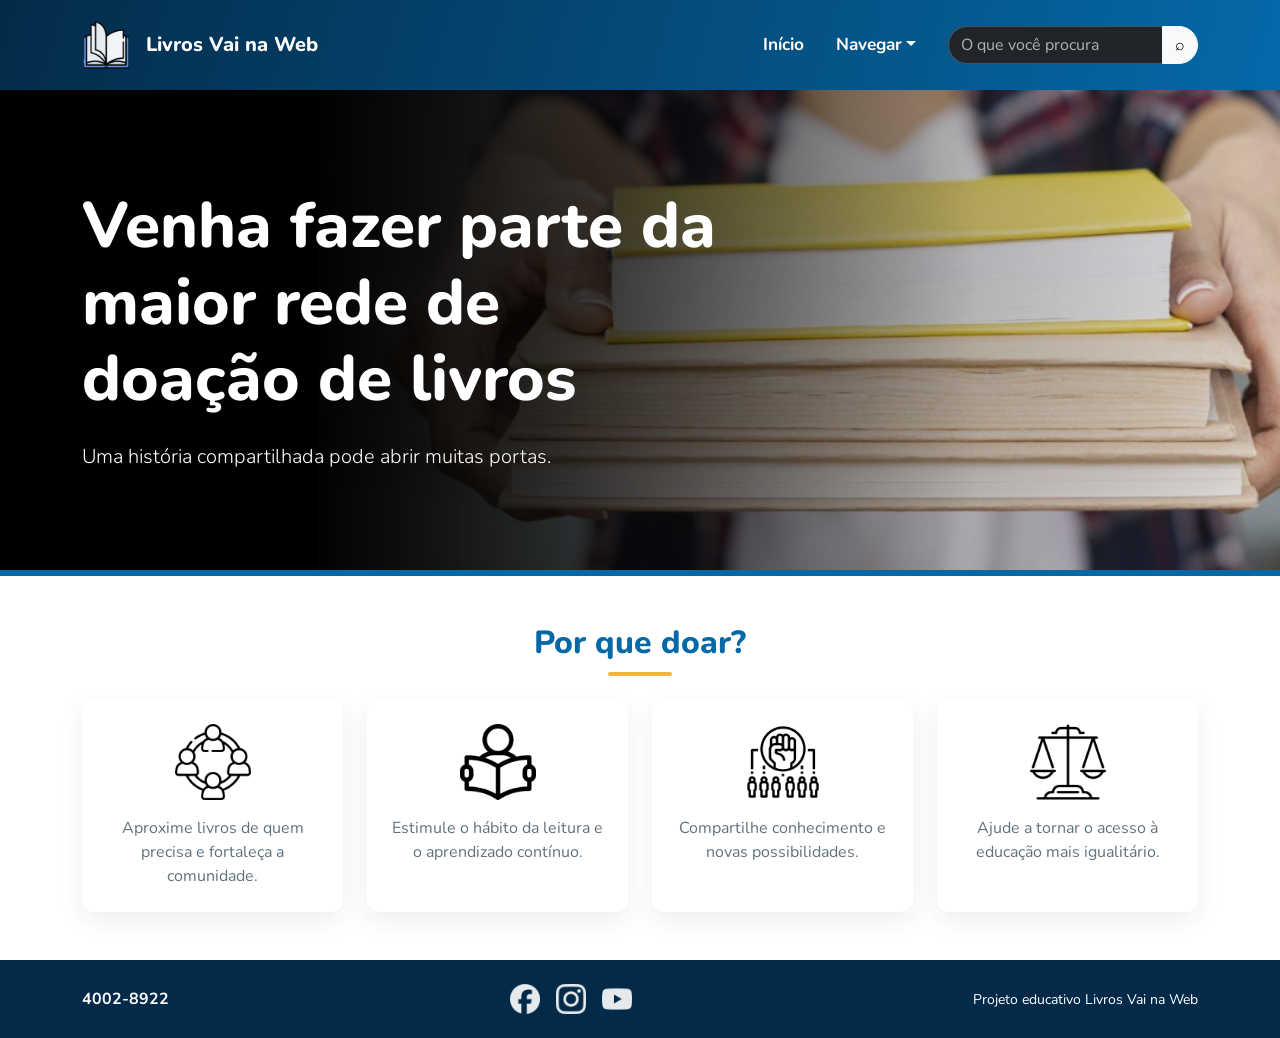
<file: index.html>
<!doctype html>
<html lang="pt-BR">
<head>
    <meta charset="UTF-8">
    <meta name="viewport" content="width=device-width, initial-scale=1">
    <title>Livros Vai na Web | Início</title>
    <link href="https://cdn.jsdelivr.net/npm/bootstrap@5.3.3/dist/css/bootstrap.min.css" rel="stylesheet">
    <link rel="stylesheet" href="styles.css">
</head>
<body>
    <header>
        <nav class="navbar navbar-expand-lg" data-bs-theme="dark">
            <div class="container py-2">
                <a class="navbar-brand d-flex align-items-center gap-3" href="index.html"><img class="brand-logo" src="assets/logo.png" alt="Livro aberto"><span>Livros Vai na Web</span></a>
                <button class="navbar-toggler" type="button" data-bs-toggle="collapse" data-bs-target="#site-menu" aria-controls="site-menu" aria-expanded="false" aria-label="Abrir menu"><span class="navbar-toggler-icon"></span></button>
                <div class="collapse navbar-collapse" id="site-menu">
                    <ul class="navbar-nav ms-auto align-items-lg-center gap-lg-3"><li class="nav-item"><a class="nav-link" href="index.html">Início</a></li><li class="nav-item dropdown"><a class="nav-link dropdown-toggle" href="#" role="button" data-bs-toggle="dropdown" aria-expanded="false">Navegar</a><ul class="dropdown-menu dropdown-menu-end"><li><a class="dropdown-item" href="doados.html">Livros doados</a></li><li><a class="dropdown-item" href="quero-doar.html">Quero doar</a></li><li><a class="dropdown-item" href="sobre.html">Sobre o projeto</a></li></ul></li></ul>
                    <form id="search-form" class="search-box d-flex ms-lg-4" role="search"><input id="search-input" class="form-control" type="search" placeholder="O que você procura" aria-label="Pesquisar livros"><button class="btn btn-light" type="submit" aria-label="Pesquisar">⌕</button></form>
                </div>
            </div>
        </nav>
    </header>
    <main>
        <section class="hero text-white"><div class="container"><h1>Venha fazer parte da maior rede de doação de livros</h1><p class="lead mt-4 mb-0">Uma história compartilhada pode abrir muitas portas.</p></div></section>
        <section class="reasons-section"><div class="container py-5"><h2 class="section-title text-center mb-4">Por que doar?</h2><div class="row g-4"><div class="col-sm-6 col-lg-3"><article class="reason-card card p-4 text-center"><img class="mx-auto mb-3" src="assets/comunidade.png" alt="Pessoas formando uma comunidade"><p class="mb-0">Aproxime livros de quem precisa e fortaleça a comunidade.</p></article></div><div class="col-sm-6 col-lg-3"><article class="reason-card card p-4 text-center"><img class="mx-auto mb-3" src="assets/leitura.png" alt="Pessoa lendo um livro"><p class="mb-0">Estimule o hábito da leitura e o aprendizado contínuo.</p></article></div><div class="col-sm-6 col-lg-3"><article class="reason-card card p-4 text-center"><img class="mx-auto mb-3" src="assets/conhecimento.png" alt="Livro representando conhecimento"><p class="mb-0">Compartilhe conhecimento e novas possibilidades.</p></article></div><div class="col-sm-6 col-lg-3"><article class="reason-card card p-4 text-center"><img class="mx-auto mb-3" src="assets/balance.png" alt="Balança representando igualdade"><p class="mb-0">Ajude a tornar o acesso à educação mais igualitário.</p></article></div></div></div></section>
    </main>
    <footer class="py-4"><div class="container d-flex flex-column flex-md-row justify-content-between align-items-center gap-3"><strong>4002-8922</strong><div class="d-flex gap-3"><a href="#" aria-label="Facebook"><img class="social-icon" src="assets/facebook.png" alt=""></a><a href="#" aria-label="Instagram"><img class="social-icon" src="assets/instagram.png" alt=""></a><a href="#" aria-label="YouTube"><img class="social-icon" src="assets/youtube.png" alt=""></a></div><small>Projeto educativo Livros Vai na Web</small></div></footer>
    <script src="https://cdn.jsdelivr.net/npm/bootstrap@5.3.3/dist/js/bootstrap.bundle.min.js"></script><script src="script.js"></script>
</body>
</html>
</file>
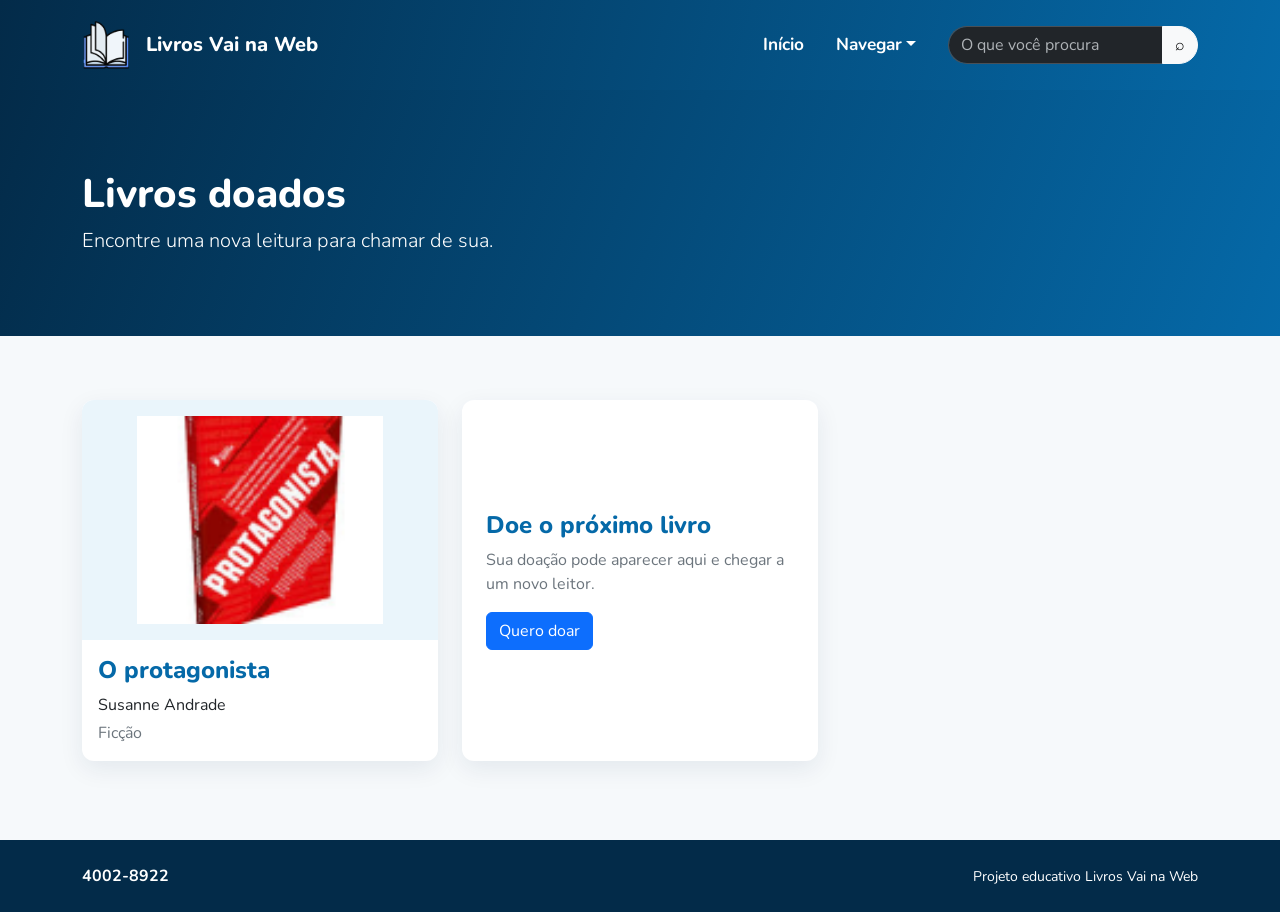
<file: doados.html>
<!doctype html>
<html lang="pt-BR">
<head>
    <meta charset="UTF-8"><meta name="viewport" content="width=device-width, initial-scale=1">
    <title>Livros doados | Livros Vai na Web</title>
    <link href="https://cdn.jsdelivr.net/npm/bootstrap@5.3.3/dist/css/bootstrap.min.css" rel="stylesheet"><link rel="stylesheet" href="styles.css">
</head>
<body>
    <header><nav class="navbar navbar-expand-lg" data-bs-theme="dark"><div class="container py-2"><a class="navbar-brand d-flex align-items-center gap-3" href="index.html"><img class="brand-logo" src="assets/logo.png" alt="Livro aberto"><span>Livros Vai na Web</span></a><button class="navbar-toggler" type="button" data-bs-toggle="collapse" data-bs-target="#site-menu" aria-label="Abrir menu"><span class="navbar-toggler-icon"></span></button><div class="collapse navbar-collapse" id="site-menu"><ul class="navbar-nav ms-auto align-items-lg-center gap-lg-3"><li class="nav-item"><a class="nav-link" href="index.html">Início</a></li><li class="nav-item dropdown"><a class="nav-link dropdown-toggle" href="#" role="button" data-bs-toggle="dropdown">Navegar</a><ul class="dropdown-menu dropdown-menu-end"><li><a class="dropdown-item" href="doados.html">Livros doados</a></li><li><a class="dropdown-item" href="quero-doar.html">Quero doar</a></li><li><a class="dropdown-item" href="sobre.html">Sobre o projeto</a></li></ul></li></ul><form id="search-form" class="search-box d-flex ms-lg-4"><input id="search-input" class="form-control" type="search" placeholder="O que você procura" aria-label="Pesquisar"><button class="btn btn-light" type="submit">⌕</button></form></div></div></nav></header>
    <main><section class="page-banner"><div class="container"><h1>Livros doados</h1><p class="lead mb-0">Encontre uma nova leitura para chamar de sua.</p></div></section><section class="container py-5"><p id="search-feedback" class="text-secondary"></p><div class="row g-4"><div class="col-sm-6 col-lg-4"><article class="book-card card"><img src="assets/livroDoado.png" class="card-img-top" alt="Capa do livro O protagonista"><div class="card-body"><h2 class="card-title h4">O protagonista</h2><p class="card-text mb-1">Susanne Andrade</p><p class="card-text text-secondary">Ficção</p></div></article></div><div class="col-sm-6 col-lg-4"><article class="book-card card p-4 d-flex justify-content-center"><h2 class="card-title h4">Doe o próximo livro</h2><p class="card-text text-secondary">Sua doação pode aparecer aqui e chegar a um novo leitor.</p><a href="quero-doar.html" class="btn btn-primary align-self-start">Quero doar</a></article></div></div></section></main>
    <footer class="py-4"><div class="container d-flex flex-column flex-md-row justify-content-between align-items-center gap-3"><strong>4002-8922</strong><small>Projeto educativo Livros Vai na Web</small></div></footer><script src="https://cdn.jsdelivr.net/npm/bootstrap@5.3.3/dist/js/bootstrap.bundle.min.js"></script><script src="script.js"></script>
</body></html>
</file>
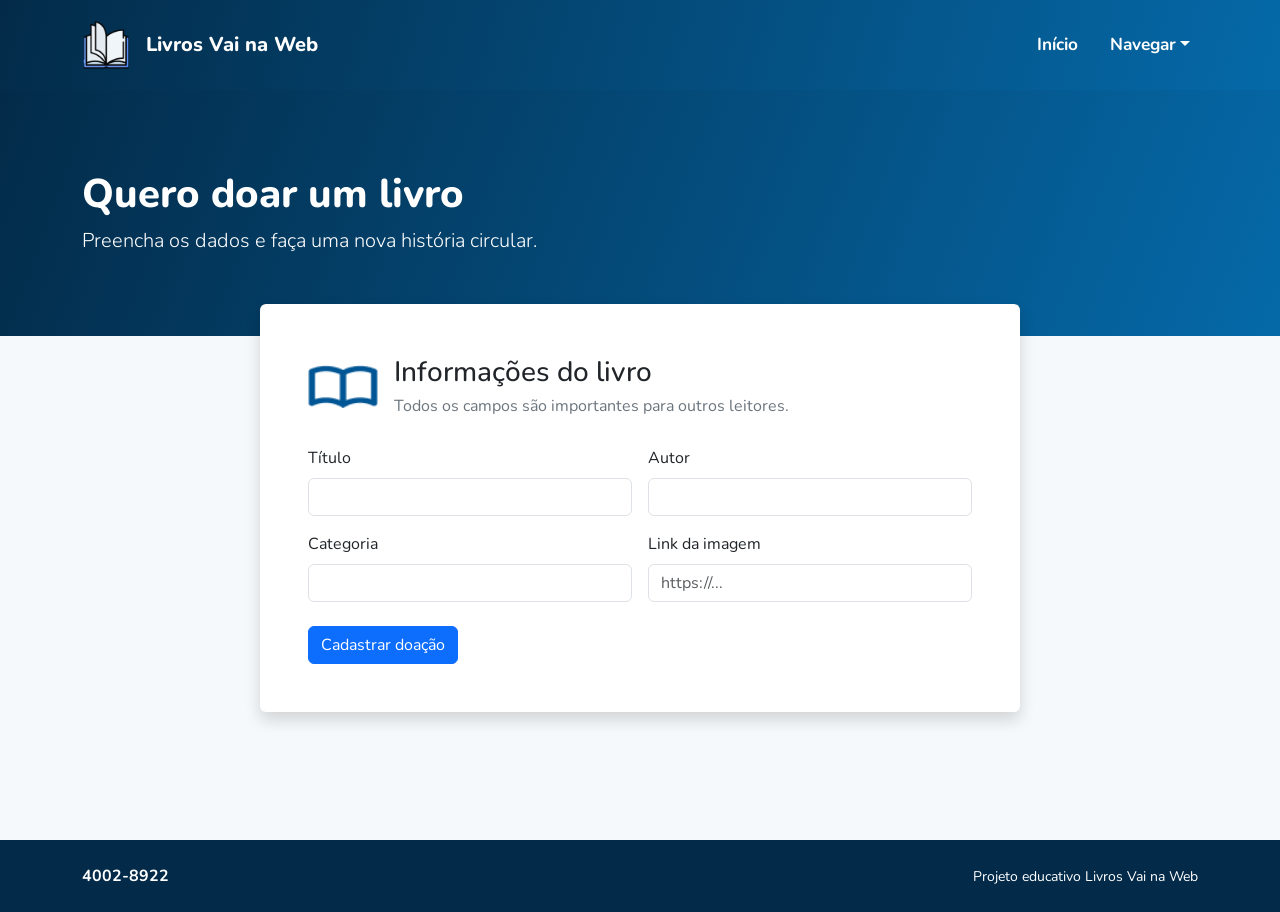
<file: quero-doar.html>
<!doctype html>
<html lang="pt-BR">
<head>
    <meta charset="UTF-8"><meta name="viewport" content="width=device-width, initial-scale=1">
    <title>Quero doar | Livros Vai na Web</title>
    <link href="https://cdn.jsdelivr.net/npm/bootstrap@5.3.3/dist/css/bootstrap.min.css" rel="stylesheet"><link rel="stylesheet" href="styles.css">
</head>
<body>
<header><nav class="navbar navbar-expand-lg" data-bs-theme="dark"><div class="container py-2"><a class="navbar-brand d-flex align-items-center gap-3" href="index.html"><img class="brand-logo" src="assets/logo.png" alt="Livro aberto"><span>Livros Vai na Web</span></a><button class="navbar-toggler" type="button" data-bs-toggle="collapse" data-bs-target="#site-menu" aria-label="Abrir menu"><span class="navbar-toggler-icon"></span></button><div class="collapse navbar-collapse" id="site-menu"><ul class="navbar-nav ms-auto align-items-lg-center gap-lg-3"><li class="nav-item"><a class="nav-link" href="index.html">Início</a></li><li class="nav-item dropdown"><a class="nav-link dropdown-toggle" href="#" role="button" data-bs-toggle="dropdown">Navegar</a><ul class="dropdown-menu dropdown-menu-end"><li><a class="dropdown-item" href="doados.html">Livros doados</a></li><li><a class="dropdown-item" href="quero-doar.html">Quero doar</a></li><li><a class="dropdown-item" href="sobre.html">Sobre o projeto</a></li></ul></li></ul></div></div></nav></header>
<main><section class="page-banner"><div class="container"><h1>Quero doar um livro</h1><p class="lead mb-0">Preencha os dados e faça uma nova história circular.</p></div></section><section class="container"><div class="form-panel card border-0 shadow p-4 p-md-5"><div class="d-flex align-items-center gap-3 mb-4"><img src="assets/formImg.png" alt="Livro"><div><h2 class="h3 mb-1">Informações do livro</h2><p class="text-secondary mb-0">Todos os campos são importantes para outros leitores.</p></div></div><form id="donation-form"><div class="row g-3"><div class="col-md-6"><label class="form-label" for="title">Título</label><input class="form-control" id="title" required></div><div class="col-md-6"><label class="form-label" for="author">Autor</label><input class="form-control" id="author" required></div><div class="col-md-6"><label class="form-label" for="category">Categoria</label><input class="form-control" id="category" required></div><div class="col-md-6"><label class="form-label" for="image">Link da imagem</label><input class="form-control" id="image" type="url" placeholder="https://..." required></div></div><button class="btn btn-primary mt-4" type="submit">Cadastrar doação</button><div id="form-message" role="status"></div></form></div></section></main>
<footer class="py-4"><div class="container d-flex justify-content-between align-items-center gap-3"><strong>4002-8922</strong><small>Projeto educativo Livros Vai na Web</small></div></footer><script src="https://cdn.jsdelivr.net/npm/bootstrap@5.3.3/dist/js/bootstrap.bundle.min.js"></script><script src="script.js"></script>
</body></html>
</file>
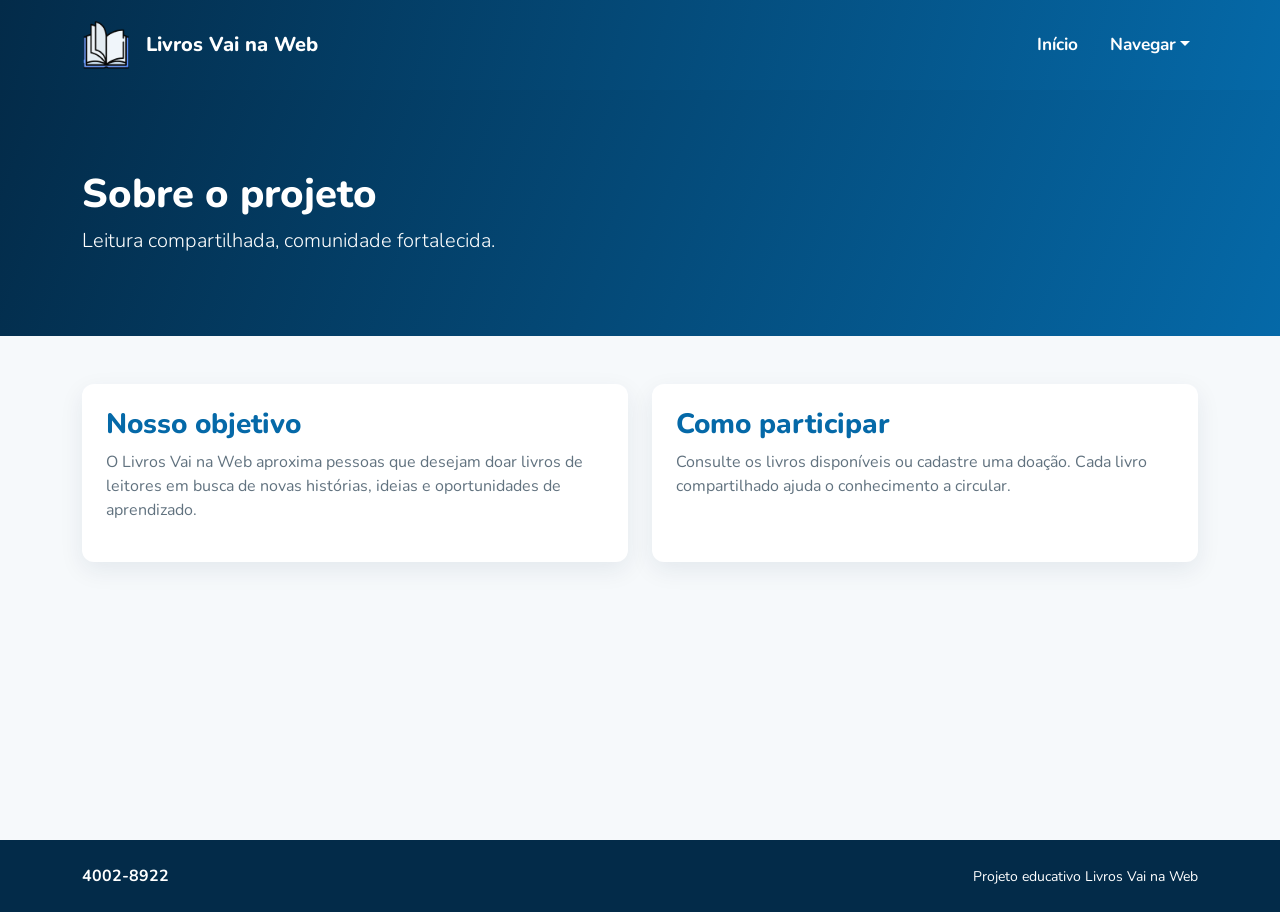
<file: sobre.html>
<!doctype html>
<html lang="pt-BR">
<head>
    <meta charset="UTF-8"><meta name="viewport" content="width=device-width, initial-scale=1">
    <title>Sobre o projeto | Livros Vai na Web</title>
    <link href="https://cdn.jsdelivr.net/npm/bootstrap@5.3.3/dist/css/bootstrap.min.css" rel="stylesheet"><link rel="stylesheet" href="styles.css">
</head>
<body>
<header><nav class="navbar navbar-expand-lg" data-bs-theme="dark"><div class="container py-2"><a class="navbar-brand d-flex align-items-center gap-3" href="index.html"><img class="brand-logo" src="assets/logo.png" alt="Livro aberto"><span>Livros Vai na Web</span></a><button class="navbar-toggler" type="button" data-bs-toggle="collapse" data-bs-target="#site-menu" aria-label="Abrir menu"><span class="navbar-toggler-icon"></span></button><div class="collapse navbar-collapse" id="site-menu"><ul class="navbar-nav ms-auto align-items-lg-center gap-lg-3"><li class="nav-item"><a class="nav-link" href="index.html">Início</a></li><li class="nav-item dropdown"><a class="nav-link dropdown-toggle" href="#" role="button" data-bs-toggle="dropdown">Navegar</a><ul class="dropdown-menu dropdown-menu-end"><li><a class="dropdown-item" href="doados.html">Livros doados</a></li><li><a class="dropdown-item" href="quero-doar.html">Quero doar</a></li><li><a class="dropdown-item" href="sobre.html">Sobre o projeto</a></li></ul></li></ul></div></div></nav></header>
<main><section class="page-banner"><div class="container"><h1>Sobre o projeto</h1><p class="lead mb-0">Leitura compartilhada, comunidade fortalecida.</p></div></section><section class="container py-5"><div class="row g-4"><div class="col-md-6"><article class="info-card card p-4"><h2 class="h3 section-title">Nosso objetivo</h2><p>O Livros Vai na Web aproxima pessoas que desejam doar livros de leitores em busca de novas histórias, ideias e oportunidades de aprendizado.</p></article></div><div class="col-md-6"><article class="info-card card p-4"><h2 class="h3 section-title">Como participar</h2><p>Consulte os livros disponíveis ou cadastre uma doação. Cada livro compartilhado ajuda o conhecimento a circular.</p></article></div></div></section></main>
<footer class="py-4"><div class="container d-flex justify-content-between align-items-center gap-3"><strong>4002-8922</strong><small>Projeto educativo Livros Vai na Web</small></div></footer><script src="https://cdn.jsdelivr.net/npm/bootstrap@5.3.3/dist/js/bootstrap.bundle.min.js"></script><script src="script.js"></script>
</body></html>
</file>
<file: styles.css>
@import url('https://fonts.googleapis.com/css2?family=Nunito:wght@400;600;700;800&display=swap');

:root {
    --navy: #032b49;
    --blue: #0569a8;
    --light-blue: #eaf5fb;
    --ink: #172b3a;
    --muted: #61727f;
    --white: #ffffff;
}

* { box-sizing: border-box; }

body {
    margin: 0;
    color: var(--ink);
    font-family: 'Nunito', sans-serif;
    background: #f6f9fb;
}

a { text-decoration: none; }

.navbar { background: linear-gradient(105deg, var(--navy), var(--blue)); }
.navbar .container { min-height: 72px; }
.navbar-brand { color: var(--white); font-weight: 800; }
.navbar-brand:hover, .navbar-brand:focus { color: var(--white); }
.brand-logo { width: 48px; height: 48px; object-fit: contain; }
.nav-link { color: var(--white) !important; font-size: 1.08rem; font-weight: 700; }
.nav-link:hover, .nav-link:focus { color: #d9f1ff !important; }
.navbar-toggler { border-color: rgba(255, 255, 255, .7); }
.navbar-toggler:focus { box-shadow: 0 0 0 .2rem rgba(255, 255, 255, .25); }
.navbar-toggler-icon { filter: brightness(0) invert(1); }

.dropdown-toggle { color: var(--white) !important; font-weight: 700; }
.dropdown-menu {
    min-width: 220px;
    padding: .5rem;
    background-color: var(--white) !important;
    border: 0;
    border-radius: .4rem;
    box-shadow: 0 12px 30px rgba(3, 43, 73, .2);
}
.dropdown-item {
    color: var(--navy) !important;
    background-color: transparent !important;
    border-radius: .25rem;
    font-weight: 700;
    opacity: 1 !important;
}
.dropdown-item:hover, .dropdown-item:focus { color: var(--white) !important; background: var(--blue) !important; }

.search-box { max-width: 250px; }
.search-box input { border-radius: 2rem 0 0 2rem; border-right: 0; }
.search-box button { border-radius: 0 2rem 2rem 0; }

.hero {
    min-height: 480px;
    display: flex;
    align-items: center;
    background: linear-gradient(90deg, rgba(0, 0, 0, .8), rgba(0, 0, 0, .1)), url('assets/banner.png') center/cover;
}
.hero h1 { max-width: 650px; font-size: clamp(2.2rem, 5vw, 4.2rem); font-weight: 800; }

main { min-height: calc(100vh - 150px); }

.reasons-section {
    background: var(--white);
    border-top: 6px solid var(--blue);
}

.section-title { color: var(--blue); font-weight: 800; }
.reasons-section .section-title { font-size: 2rem; }
.reasons-section .section-title::after {
    content: '';
    display: block;
    width: 64px;
    height: 4px;
    margin: 10px auto 0;
    border-radius: 3px;
    background: #f1b544;
}
.reason-card, .info-card, .book-card { height: 100%; border: 0; border-radius: .75rem; box-shadow: 0 8px 24px rgba(3, 43, 73, .08); }
.reason-card img { width: 76px; height: 76px; object-fit: contain; }
.reason-card p, .info-card p { color: var(--muted); }

.page-banner { padding: 5rem 0; color: var(--white); background: linear-gradient(110deg, var(--navy), var(--blue)); }
.page-banner h1 { font-weight: 800; }
.book-card { overflow: hidden; }
.book-card img { height: 240px; object-fit: contain; padding: 1rem; background: var(--light-blue); }
.book-card .card-title { color: var(--blue); font-weight: 800; }
.form-panel { max-width: 760px; margin: -2rem auto 4rem; position: relative; }
.form-panel img { width: 70px; height: 70px; object-fit: contain; }

footer { color: var(--white); background: var(--navy); }
footer a { color: var(--white); opacity: .9; }
footer a:hover { opacity: 1; }
.social-icon { width: 30px; height: 30px; object-fit: contain; }

@media (max-width: 991px) {
    .search-box { max-width: none; margin-top: 1rem; }
    .hero { min-height: 440px; }
}

@media (max-width: 576px) {
    .hero { min-height: 460px; }
    .hero h1 { font-size: 2.35rem; }
    .page-banner { padding: 3.5rem 0; }
}
</file>
